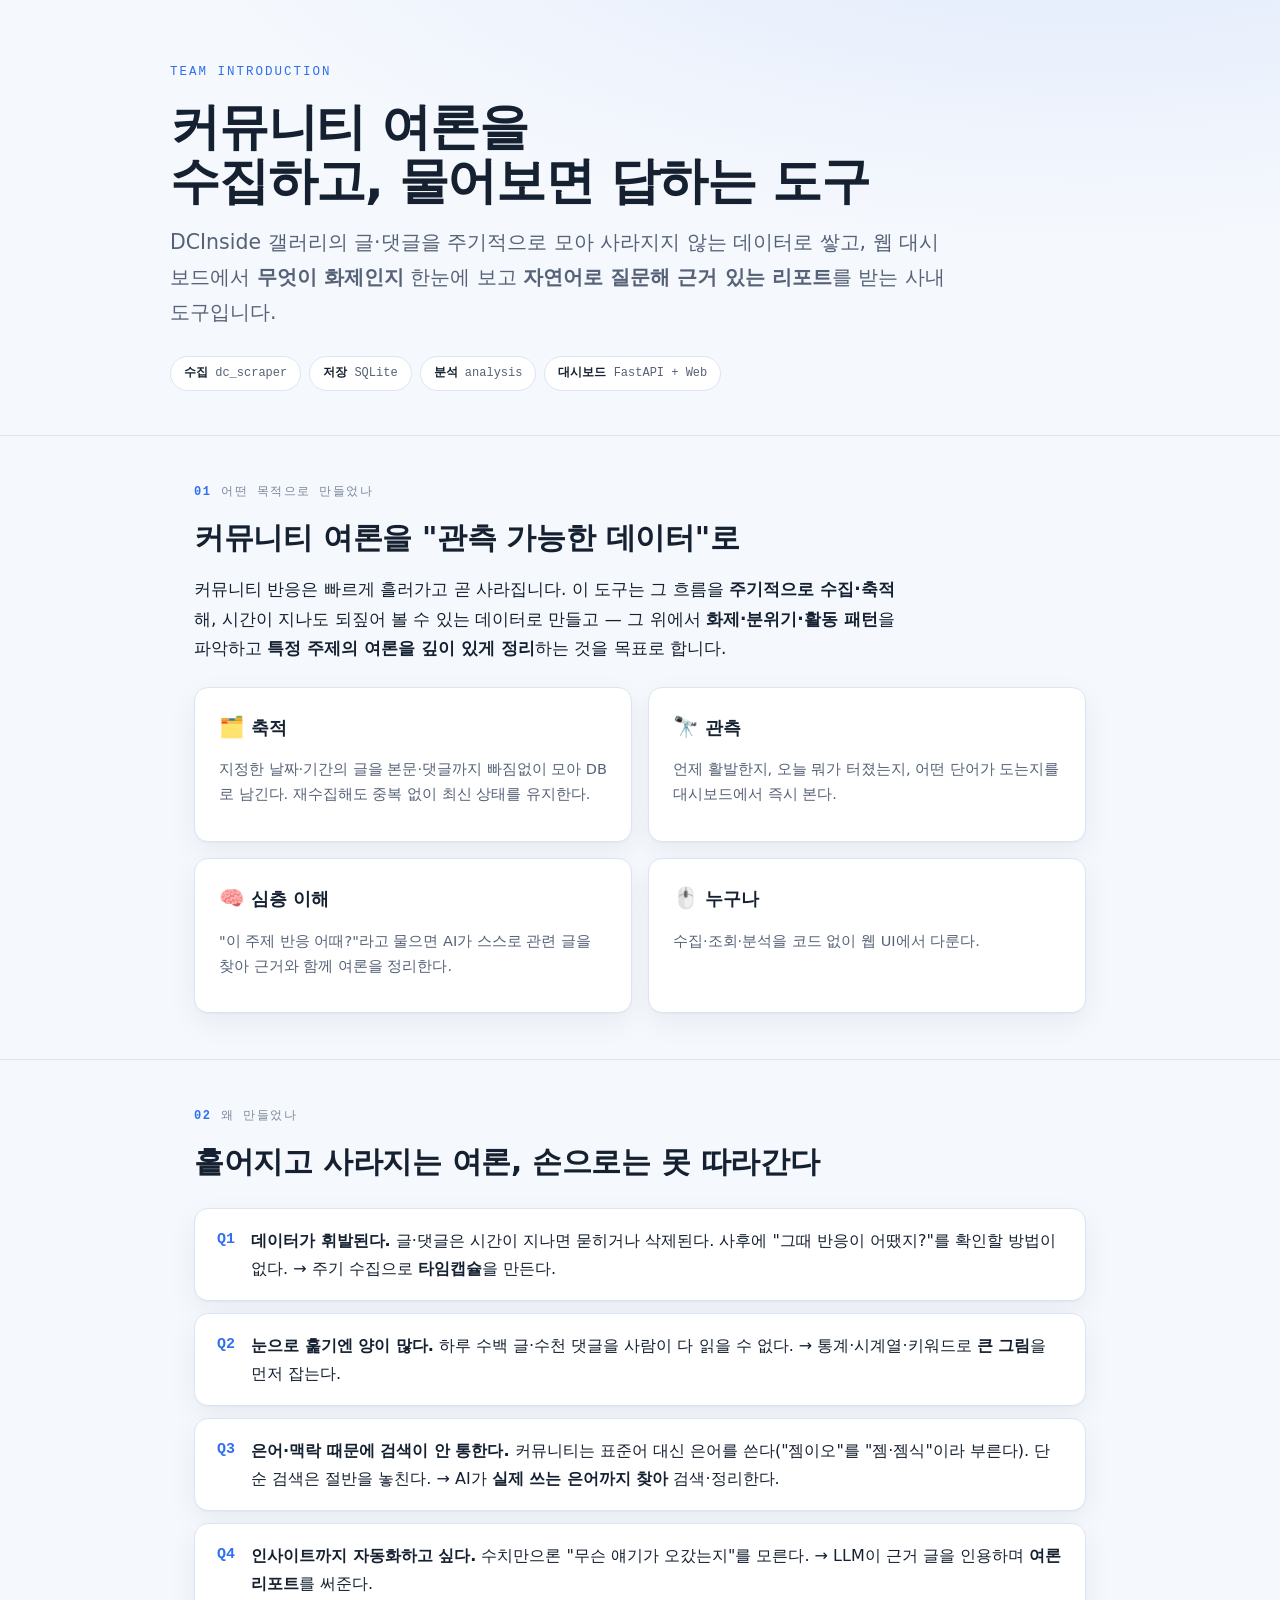
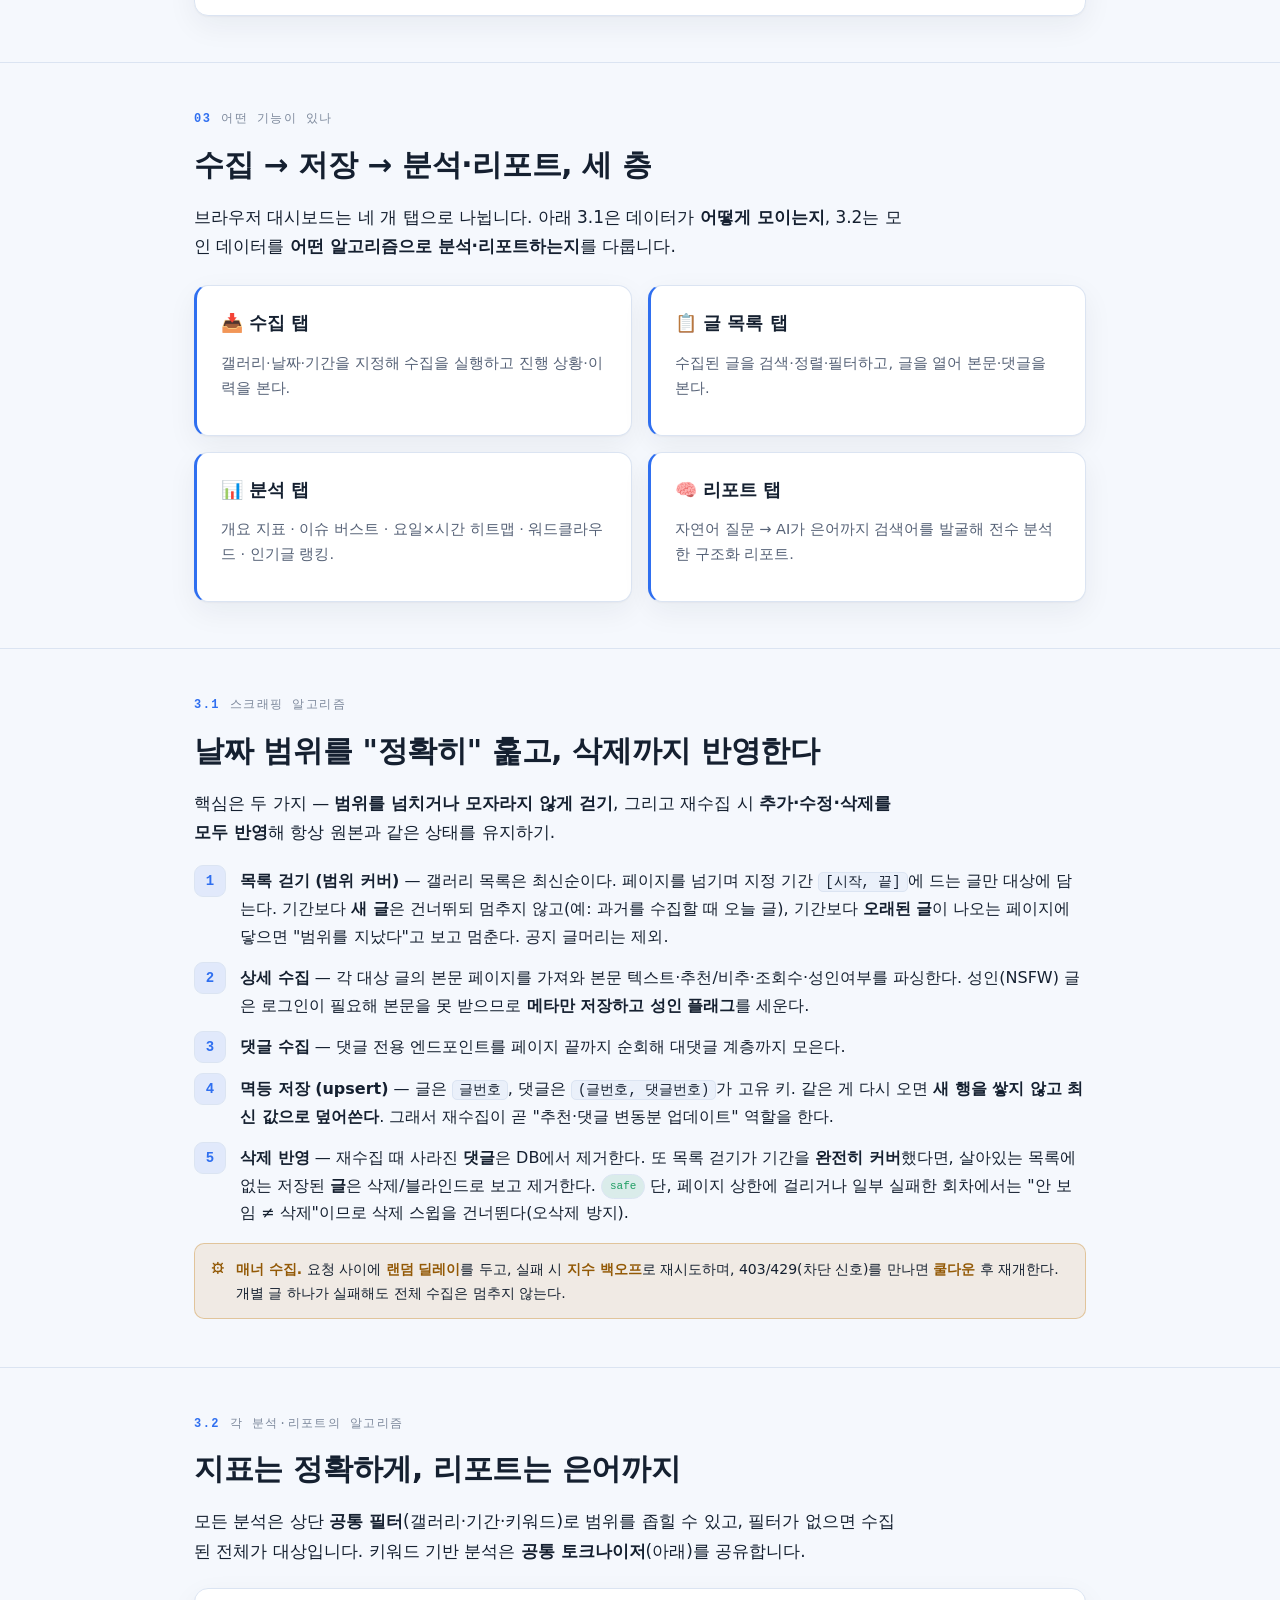
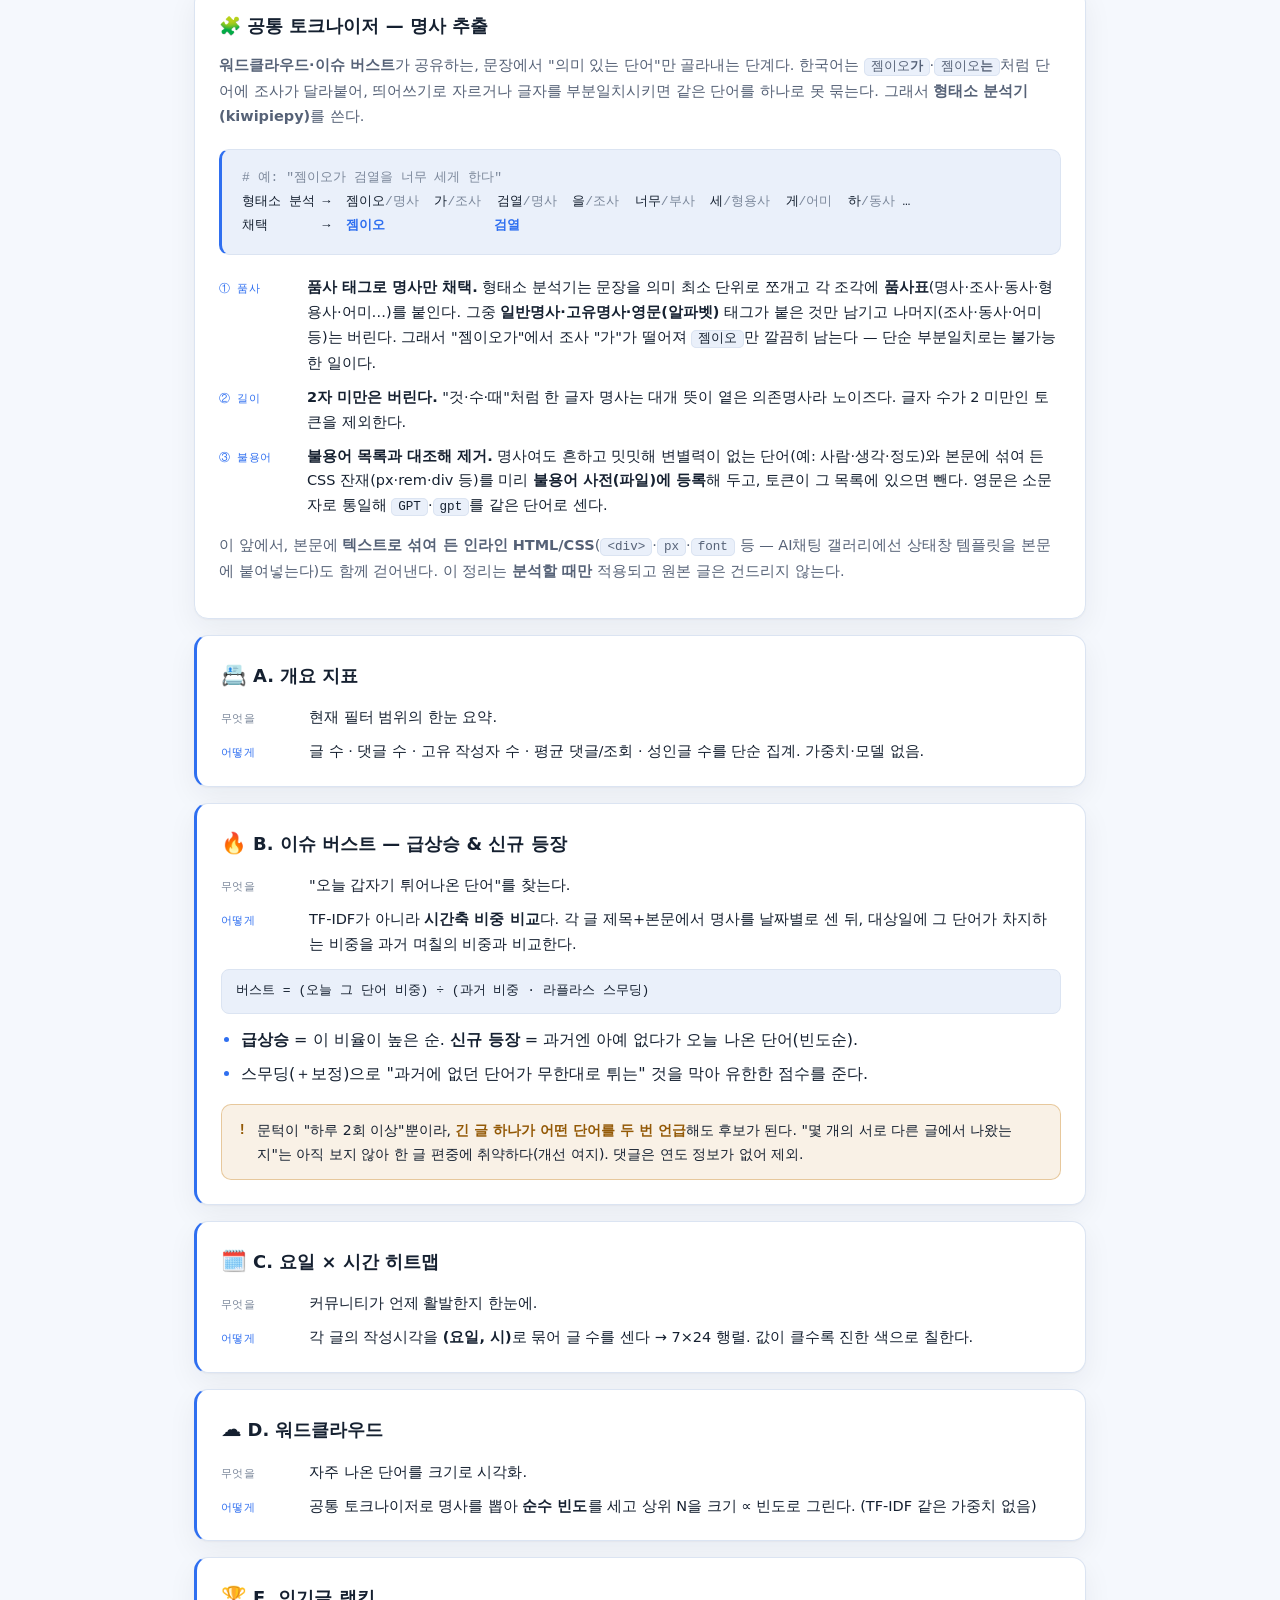
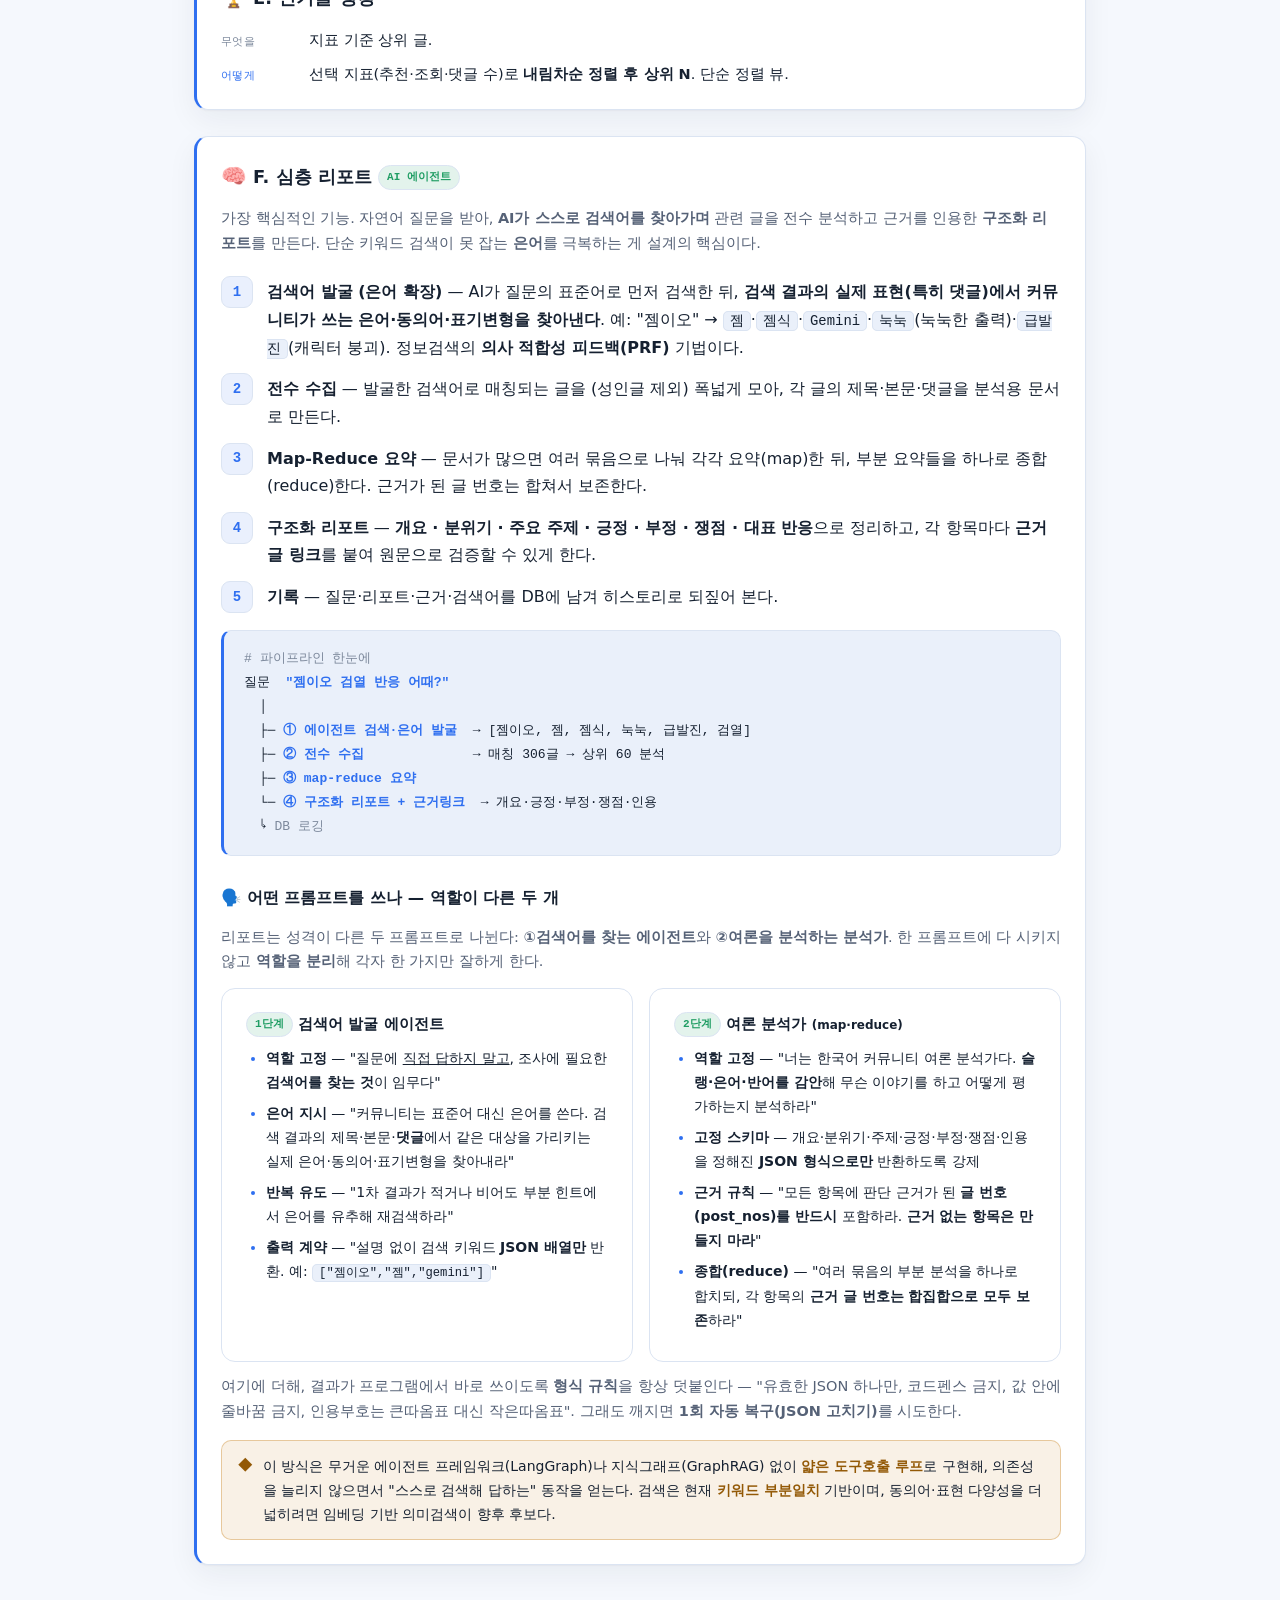
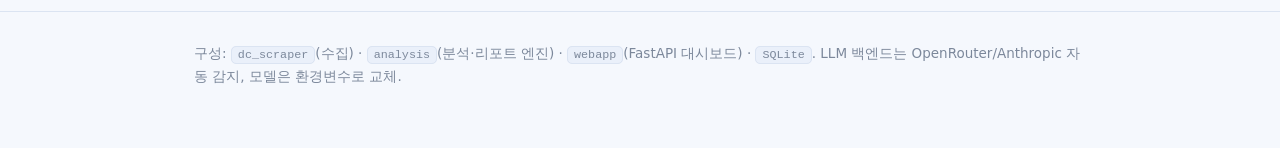
<file: docs/intro.html>
<!DOCTYPE html>
<html lang="ko">
<head>
<meta charset="UTF-8">
<meta name="viewport" content="width=device-width, initial-scale=1.0">
<title>커뮤니티 수집·분석 도구 — 팀 소개서</title>
<style>
  :root {
    --bg: #f5f8fd; --surface: #ffffff; --surface-2: #eaf0fa; --text: #152030;
    --muted: #566277; --faint: #7c889b; --border: #dbe4f2; --accent: #2f6ff0;
    --accent-2: #1f57cc; --accent-soft: rgba(47,111,240,0.10);
    --good: #1f9d63; --good-soft: rgba(31,157,99,0.12);
    --warn-bg: rgba(196,120,12,0.10); --warn-border: rgba(196,120,12,0.34); --warn-text: #935906;
    --shadow: 0 1px 2px rgba(20,32,48,.04), 0 10px 30px rgba(20,32,48,.06);
    --sans: "Pretendard", system-ui, -apple-system, "Apple SD Gothic Neo", "Malgun Gothic", "Segoe UI", sans-serif;
    --mono: ui-monospace, "SF Mono", "JetBrains Mono", Menlo, "Cascadia Code", monospace;
  }
  @media (prefers-color-scheme: dark) {
    :root {
      --bg: #0d1422; --surface: #141d30; --surface-2: #1b2740; --text: #e6ecf7;
      --muted: #9aa7bd; --faint: #74809a; --border: #2b3852; --accent: #6ea0ff;
      --accent-2: #8fb6ff; --accent-soft: rgba(76,141,255,0.14);
      --good: #4ade80; --good-soft: rgba(74,222,128,0.14);
      --warn-bg: rgba(240,176,64,0.12); --warn-border: rgba(240,176,64,0.34); --warn-text: #f0b957;
      --shadow: 0 1px 2px rgba(0,0,0,.3), 0 12px 34px rgba(0,0,0,.3);
    }
  }
  :root[data-theme="light"] {
    --bg:#f5f8fd;--surface:#fff;--surface-2:#eaf0fa;--text:#152030;--muted:#566277;--faint:#7c889b;
    --border:#dbe4f2;--accent:#2f6ff0;--accent-2:#1f57cc;--accent-soft:rgba(47,111,240,.10);
    --good:#1f9d63;--good-soft:rgba(31,157,99,.12);
    --warn-bg:rgba(196,120,12,.10);--warn-border:rgba(196,120,12,.34);--warn-text:#935906;
    --shadow:0 1px 2px rgba(20,32,48,.04),0 10px 30px rgba(20,32,48,.06);
  }
  :root[data-theme="dark"] {
    --bg:#0d1422;--surface:#141d30;--surface-2:#1b2740;--text:#e6ecf7;--muted:#9aa7bd;--faint:#74809a;
    --border:#2b3852;--accent:#6ea0ff;--accent-2:#8fb6ff;--accent-soft:rgba(76,141,255,.14);
    --good:#4ade80;--good-soft:rgba(74,222,128,.14);
    --warn-bg:rgba(240,176,64,.12);--warn-border:rgba(240,176,64,.34);--warn-text:#f0b957;
    --shadow:0 1px 2px rgba(0,0,0,.3),0 12px 34px rgba(0,0,0,.3);
  }

  * { box-sizing: border-box; }
  body { margin: 0; background: var(--bg); color: var(--text); font-family: var(--sans);
    line-height: 1.72; font-size: 16px; -webkit-font-smoothing: antialiased; }
  a { color: var(--accent); text-decoration: none; }
  a:hover { text-decoration: underline; }
  :focus-visible { outline: 2px solid var(--accent); outline-offset: 3px; border-radius: 4px; }
  .wrap { max-width: 940px; margin: 0 auto; padding: 0 24px; }
  h2 { font-size: clamp(1.4rem, 3vw, 1.85rem); letter-spacing: -.01em; margin: 0; font-weight: 730; text-wrap: balance; }
  h3 { font-size: 1.12rem; margin: 0 0 6px; font-weight: 680; }
  p { margin: 12px 0; }
  code { font-family: var(--mono); font-size: .87em; background: var(--surface-2);
    border: 1px solid var(--border); border-radius: 5px; padding: 1px 6px; }

  /* hero */
  header.hero { border-bottom: 1px solid var(--border);
    background: radial-gradient(115% 130% at 85% -25%, var(--accent-soft), transparent 62%); }
  .hero-in { padding: 62px 0 44px; }
  .kicker { font-family: var(--mono); font-size: 12.5px; letter-spacing: .16em; text-transform: uppercase;
    color: var(--accent); margin: 0 0 16px; }
  h1 { font-size: clamp(2rem, 5.2vw, 3.1rem); line-height: 1.1; letter-spacing: -.025em;
    margin: 0 0 16px; font-weight: 780; text-wrap: balance; }
  .tagline { font-size: clamp(1.05rem, 2.2vw, 1.28rem); color: var(--muted); max-width: 60ch; margin: 0; }
  .pipes { display: flex; flex-wrap: wrap; gap: 8px; margin-top: 26px; }
  .pipe { font-family: var(--mono); font-size: 12px; color: var(--muted); background: var(--surface);
    border: 1px solid var(--border); border-radius: 999px; padding: 6px 13px; }
  .pipe b { color: var(--text); }

  /* section rhythm */
  section { padding: 46px 0; border-bottom: 1px solid var(--border); }
  .sec-tag { font-family: var(--mono); font-size: 12px; letter-spacing: .12em; text-transform: uppercase;
    color: var(--faint); margin: 0 0 10px; display: flex; align-items: center; gap: 10px; }
  .sec-tag .num { color: var(--accent); font-weight: 700; }
  .lead { font-size: 1.06rem; color: var(--text); max-width: 66ch; }

  /* cards / grid */
  .grid { display: grid; gap: 16px; margin-top: 24px; }
  .g2 { grid-template-columns: 1fr 1fr; }
  .card { background: var(--surface); border: 1px solid var(--border); border-radius: 14px;
    padding: 22px 24px; box-shadow: var(--shadow); }
  .card.accent { border-left: 3px solid var(--accent); }
  .card h3 .em { font-size: 1.15em; margin-right: 6px; }
  .why { display: grid; gap: 12px; margin-top: 20px; }
  .why .card { display: flex; gap: 16px; align-items: flex-start; padding: 18px 22px; }
  .why .q { font-family: var(--mono); color: var(--accent); font-weight: 700; flex: none; font-size: 15px; }

  /* labelled mini-structure inside analysis cards */
  .mini { margin-top: 12px; display: grid; gap: 9px; }
  .mini .row { display: grid; grid-template-columns: 76px 1fr; gap: 12px; align-items: baseline; }
  .mini .k { font-family: var(--mono); font-size: 11px; letter-spacing: .04em; text-transform: uppercase;
    color: var(--faint); padding-top: 2px; }
  .mini .k.how { color: var(--accent); }
  .mini .v { font-size: 14.5px; color: var(--text); }
  .mini .v.muted { color: var(--muted); }

  /* pipeline */
  pre.flow { font-family: var(--mono); font-size: 13px; line-height: 1.85; background: var(--surface-2);
    border: 1px solid var(--border); border-left: 3px solid var(--accent); border-radius: 10px;
    padding: 16px 20px; margin: 20px 0; overflow-x: auto; color: var(--text); }
  pre.flow .c { color: var(--faint); }
  pre.flow .h { color: var(--accent); font-weight: 600; }

  /* formula chip */
  .formula { font-family: var(--mono); font-size: 13px; background: var(--surface-2);
    border: 1px solid var(--border); border-radius: 8px; padding: 10px 14px; margin: 12px 0; overflow-x: auto; }

  .callout { display: flex; gap: 11px; margin: 16px 0 2px; padding: 13px 16px; font-size: 14px;
    background: var(--warn-bg); border: 1px solid var(--warn-border); border-radius: 10px; }
  .callout .i { color: var(--warn-text); font-weight: 700; font-family: var(--mono); flex: none; }
  .callout b { color: var(--warn-text); }

  ul.clean { margin: 12px 0 0; padding-left: 20px; }
  ul.clean li { margin: 7px 0; }
  ul.clean li::marker { color: var(--accent); }

  .steps { list-style: none; counter-reset: s; margin: 20px 0 0; padding: 0; display: grid; gap: 14px; }
  .steps > li { counter-increment: s; position: relative; padding-left: 46px; }
  .steps > li::before { content: counter(s); position: absolute; left: 0; top: -2px; width: 30px; height: 30px;
    border-radius: 9px; display: grid; place-items: center; font-family: var(--mono); font-weight: 700; font-size: 14px;
    color: var(--accent); background: var(--accent-soft); border: 1px solid var(--border); }
  .steps b { font-weight: 660; }

  .tag { display: inline-block; font-family: var(--mono); font-size: 11px; padding: 2px 8px; border-radius: 999px;
    background: var(--good-soft); color: var(--good); border: 1px solid var(--border); vertical-align: middle; }

  footer { padding: 30px 0 64px; color: var(--faint); font-size: 13.5px; }

  @media (max-width: 720px) {
    .g2 { grid-template-columns: 1fr; }
    .mini .row { grid-template-columns: 60px 1fr; }
  }
  @media (prefers-reduced-motion: no-preference) {
    section, .hero-in { animation: rise .5s cubic-bezier(.2,.7,.3,1) both; }
    @keyframes rise { from { opacity: 0; transform: translateY(9px); } to { opacity: 1; transform: none; } }
  }
</style>
</head>
<body>
<header class="hero">
  <div class="wrap hero-in">
    <p class="kicker">Team Introduction</p>
    <h1>커뮤니티 여론을<br>수집하고, 물어보면 답하는 도구</h1>
    <p class="tagline">DCInside 갤러리의 글·댓글을 주기적으로 모아 사라지지 않는 데이터로 쌓고, 웹 대시보드에서 <b>무엇이 화제인지</b> 한눈에 보고 <b>자연어로 질문해 근거 있는 리포트</b>를 받는 사내 도구입니다.</p>
    <div class="pipes">
      <span class="pipe"><b>수집</b> dc_scraper</span>
      <span class="pipe"><b>저장</b> SQLite</span>
      <span class="pipe"><b>분석</b> analysis</span>
      <span class="pipe"><b>대시보드</b> FastAPI + Web</span>
    </div>
  </div>
</header>

<main>
  <!-- 1. 목적 -->
  <section><div class="wrap">
    <p class="sec-tag"><span class="num">01</span> 어떤 목적으로 만들었나</p>
    <h2>커뮤니티 여론을 "관측 가능한 데이터"로</h2>
    <p class="lead">커뮤니티 반응은 빠르게 흘러가고 곧 사라집니다. 이 도구는 그 흐름을 <b>주기적으로 수집·축적</b>해, 시간이 지나도 되짚어 볼 수 있는 데이터로 만들고 — 그 위에서 <b>화제·분위기·활동 패턴</b>을 파악하고 <b>특정 주제의 여론을 깊이 있게 정리</b>하는 것을 목표로 합니다.</p>
    <div class="grid g2">
      <div class="card"><h3><span class="em">🗂️</span>축적</h3><p class="mini"><span class="v muted">지정한 날짜·기간의 글을 본문·댓글까지 빠짐없이 모아 DB로 남긴다. 재수집해도 중복 없이 최신 상태를 유지한다.</span></p></div>
      <div class="card"><h3><span class="em">🔭</span>관측</h3><p class="mini"><span class="v muted">언제 활발한지, 오늘 뭐가 터졌는지, 어떤 단어가 도는지를 대시보드에서 즉시 본다.</span></p></div>
      <div class="card"><h3><span class="em">🧠</span>심층 이해</h3><p class="mini"><span class="v muted">"이 주제 반응 어때?"라고 물으면 AI가 스스로 관련 글을 찾아 근거와 함께 여론을 정리한다.</span></p></div>
      <div class="card"><h3><span class="em">🖱️</span>누구나</h3><p class="mini"><span class="v muted">수집·조회·분석을 코드 없이 웹 UI에서 다룬다.</span></p></div>
    </div>
  </div></section>

  <!-- 2. 왜 -->
  <section><div class="wrap">
    <p class="sec-tag"><span class="num">02</span> 왜 만들었나</p>
    <h2>흩어지고 사라지는 여론, 손으로는 못 따라간다</h2>
    <div class="why">
      <div class="card"><span class="q">Q1</span><div><b>데이터가 휘발된다.</b> 글·댓글은 시간이 지나면 묻히거나 삭제된다. 사후에 "그때 반응이 어땠지?"를 확인할 방법이 없다. → 주기 수집으로 <b>타임캡슐</b>을 만든다.</div></div>
      <div class="card"><span class="q">Q2</span><div><b>눈으로 훑기엔 양이 많다.</b> 하루 수백 글·수천 댓글을 사람이 다 읽을 수 없다. → 통계·시계열·키워드로 <b>큰 그림</b>을 먼저 잡는다.</div></div>
      <div class="card"><span class="q">Q3</span><div><b>은어·맥락 때문에 검색이 안 통한다.</b> 커뮤니티는 표준어 대신 은어를 쓴다("젬이오"를 "젬·젬식"이라 부른다). 단순 검색은 절반을 놓친다. → AI가 <b>실제 쓰는 은어까지 찾아</b> 검색·정리한다.</div></div>
      <div class="card"><span class="q">Q4</span><div><b>인사이트까지 자동화하고 싶다.</b> 수치만으론 "무슨 얘기가 오갔는지"를 모른다. → LLM이 근거 글을 인용하며 <b>여론 리포트</b>를 써준다.</div></div>
    </div>
  </div></section>

  <!-- 3. 기능 -->
  <section><div class="wrap">
    <p class="sec-tag"><span class="num">03</span> 어떤 기능이 있나</p>
    <h2>수집 → 저장 → 분석·리포트, 세 층</h2>
    <p class="lead">브라우저 대시보드는 네 개 탭으로 나뉩니다. 아래 3.1은 데이터가 <b>어떻게 모이는지</b>, 3.2는 모인 데이터를 <b>어떤 알고리즘으로 분석·리포트하는지</b>를 다룹니다.</p>
    <div class="grid g2">
      <div class="card accent"><h3>📥 수집 탭</h3><p class="mini"><span class="v muted">갤러리·날짜·기간을 지정해 수집을 실행하고 진행 상황·이력을 본다.</span></p></div>
      <div class="card accent"><h3>📋 글 목록 탭</h3><p class="mini"><span class="v muted">수집된 글을 검색·정렬·필터하고, 글을 열어 본문·댓글을 본다.</span></p></div>
      <div class="card accent"><h3>📊 분석 탭</h3><p class="mini"><span class="v muted">개요 지표 · 이슈 버스트 · 요일×시간 히트맵 · 워드클라우드 · 인기글 랭킹.</span></p></div>
      <div class="card accent"><h3>🧠 리포트 탭</h3><p class="mini"><span class="v muted">자연어 질문 → AI가 은어까지 검색어를 발굴해 전수 분석한 구조화 리포트.</span></p></div>
    </div>
  </div></section>

  <!-- 3.1 스크래핑 -->
  <section><div class="wrap">
    <p class="sec-tag"><span class="num">3.1</span> 스크래핑 알고리즘</p>
    <h2>날짜 범위를 "정확히" 훑고, 삭제까지 반영한다</h2>
    <p class="lead">핵심은 두 가지 — <b>범위를 넘치거나 모자라지 않게 걷기</b>, 그리고 재수집 시 <b>추가·수정·삭제를 모두 반영</b>해 항상 원본과 같은 상태를 유지하기.</p>

    <ol class="steps">
      <li><b>목록 걷기 (범위 커버)</b> — 갤러리 목록은 최신순이다. 페이지를 넘기며 지정 기간 <code>[시작, 끝]</code>에 드는 글만 대상에 담는다. 기간보다 <b>새 글</b>은 건너뛰되 멈추지 않고(예: 과거를 수집할 때 오늘 글), 기간보다 <b>오래된 글</b>이 나오는 페이지에 닿으면 "범위를 지났다"고 보고 멈춘다. 공지 글머리는 제외.</li>
      <li><b>상세 수집</b> — 각 대상 글의 본문 페이지를 가져와 본문 텍스트·추천/비추·조회수·성인여부를 파싱한다. 성인(NSFW) 글은 로그인이 필요해 본문을 못 받으므로 <b>메타만 저장하고 성인 플래그</b>를 세운다.</li>
      <li><b>댓글 수집</b> — 댓글 전용 엔드포인트를 페이지 끝까지 순회해 대댓글 계층까지 모은다.</li>
      <li><b>멱등 저장 (upsert)</b> — 글은 <code>글번호</code>, 댓글은 <code>(글번호, 댓글번호)</code>가 고유 키. 같은 게 다시 오면 <b>새 행을 쌓지 않고 최신 값으로 덮어쓴다</b>. 그래서 재수집이 곧 "추천·댓글 변동분 업데이트" 역할을 한다.</li>
      <li><b>삭제 반영</b> — 재수집 때 사라진 <b>댓글</b>은 DB에서 제거한다. 또 목록 걷기가 기간을 <b>완전히 커버</b>했다면, 살아있는 목록에 없는 저장된 <b>글</b>은 삭제/블라인드로 보고 제거한다. <span class="tag">safe</span> 단, 페이지 상한에 걸리거나 일부 실패한 회차에서는 "안 보임 ≠ 삭제"이므로 삭제 스윕을 건너뛴다(오삭제 방지).</li>
    </ol>

    <div class="callout"><span class="i">⚙</span><div><b>매너 수집.</b> 요청 사이에 <b>랜덤 딜레이</b>를 두고, 실패 시 <b>지수 백오프</b>로 재시도하며, 403/429(차단 신호)를 만나면 <b>쿨다운</b> 후 재개한다. 개별 글 하나가 실패해도 전체 수집은 멈추지 않는다.</div></div>
  </div></section>

  <!-- 3.2 분석별 -->
  <section><div class="wrap">
    <p class="sec-tag"><span class="num">3.2</span> 각 분석·리포트의 알고리즘</p>
    <h2>지표는 정확하게, 리포트는 은어까지</h2>
    <p class="lead">모든 분석은 상단 <b>공통 필터</b>(갤러리·기간·키워드)로 범위를 좁힐 수 있고, 필터가 없으면 수집된 전체가 대상입니다. 키워드 기반 분석은 <b>공통 토크나이저</b>(아래)를 공유합니다.</p>

    <div class="card" style="margin-top:22px">
      <h3>🧩 공통 토크나이저 — 명사 추출</h3>
      <p class="mini"><span class="v muted"><b>워드클라우드·이슈 버스트</b>가 공유하는, 문장에서 "의미 있는 단어"만 골라내는 단계다. 한국어는 <code>젬이오<b>가</b></code>·<code>젬이오<b>는</b></code>처럼 단어에 조사가 달라붙어, 띄어쓰기로 자르거나 글자를 부분일치시키면 같은 단어를 하나로 못 묶는다. 그래서 <b>형태소 분석기(kiwipiepy)</b>를 쓴다.</span></p>

      <pre class="flow"><span class="c"># 예: "젬이오가 검열을 너무 세게 한다"</span>
형태소 분석 →  젬이오<span class="c">/명사</span>  가<span class="c">/조사</span>  검열<span class="c">/명사</span>  을<span class="c">/조사</span>  너무<span class="c">/부사</span>  세<span class="c">/형용사</span>  게<span class="c">/어미</span>  하<span class="c">/동사</span> …
채택       →  <span class="h">젬이오</span>              <span class="h">검열</span></pre>

      <div class="mini">
        <div class="row"><span class="k how">① 품사</span><span class="v"><b>품사 태그로 명사만 채택.</b> 형태소 분석기는 문장을 의미 최소 단위로 쪼개고 각 조각에 <b>품사표</b>(명사·조사·동사·형용사·어미…)를 붙인다. 그중 <b>일반명사·고유명사·영문(알파벳)</b> 태그가 붙은 것만 남기고 나머지(조사·동사·어미 등)는 버린다. 그래서 "젬이오가"에서 조사 "가"가 떨어져 <code>젬이오</code>만 깔끔히 남는다 — 단순 부분일치로는 불가능한 일이다.</span></div>
        <div class="row"><span class="k how">② 길이</span><span class="v"><b>2자 미만은 버린다.</b> "것·수·때"처럼 한 글자 명사는 대개 뜻이 옅은 의존명사라 노이즈다. 글자 수가 2 미만인 토큰을 제외한다.</span></div>
        <div class="row"><span class="k how">③ 불용어</span><span class="v"><b>불용어 목록과 대조해 제거.</b> 명사여도 흔하고 밋밋해 변별력이 없는 단어(예: 사람·생각·정도)와 본문에 섞여 든 CSS 잔재(px·rem·div 등)를 미리 <b>불용어 사전(파일)에 등록</b>해 두고, 토큰이 그 목록에 있으면 뺀다. 영문은 소문자로 통일해 <code>GPT</code>·<code>gpt</code>를 같은 단어로 센다.</span></div>
      </div>
      <p class="mini" style="margin-top:14px"><span class="v muted">이 앞에서, 본문에 <b>텍스트로 섞여 든 인라인 HTML/CSS</b>(<code>&lt;div&gt;</code>·<code>px</code>·<code>font</code> 등 — AI채팅 갤러리에선 상태창 템플릿을 본문에 붙여넣는다)도 함께 걷어낸다. 이 정리는 <b>분석할 때만</b> 적용되고 원본 글은 건드리지 않는다.</span></p>
    </div>

    <!-- A -->
    <div class="card accent" style="margin-top:16px">
      <h3><span class="em">📇</span>A. 개요 지표</h3>
      <div class="mini">
        <div class="row"><span class="k">무엇을</span><span class="v">현재 필터 범위의 한눈 요약.</span></div>
        <div class="row"><span class="k how">어떻게</span><span class="v">글 수 · 댓글 수 · 고유 작성자 수 · 평균 댓글/조회 · 성인글 수를 단순 집계. 가중치·모델 없음.</span></div>
      </div>
    </div>

    <!-- B -->
    <div class="card accent" style="margin-top:16px">
      <h3><span class="em">🔥</span>B. 이슈 버스트 — 급상승 &amp; 신규 등장</h3>
      <div class="mini">
        <div class="row"><span class="k">무엇을</span><span class="v">"오늘 갑자기 튀어나온 단어"를 찾는다.</span></div>
        <div class="row"><span class="k how">어떻게</span><span class="v">TF-IDF가 아니라 <b>시간축 비중 비교</b>다. 각 글 제목+본문에서 명사를 날짜별로 센 뒤, 대상일에 그 단어가 차지하는 비중을 과거 며칠의 비중과 비교한다.</span></div>
      </div>
      <div class="formula">버스트 = (오늘 그 단어 비중) ÷ (과거 비중 · 라플라스 스무딩)</div>
      <ul class="clean">
        <li><b>급상승</b> = 이 비율이 높은 순.  <b>신규 등장</b> = 과거엔 아예 없다가 오늘 나온 단어(빈도순).</li>
        <li>스무딩(＋보정)으로 "과거에 없던 단어가 무한대로 튀는" 것을 막아 유한한 점수를 준다.</li>
      </ul>
      <div class="callout"><span class="i">!</span><div>문턱이 "하루 2회 이상"뿐이라, <b>긴 글 하나가 어떤 단어를 두 번 언급</b>해도 후보가 된다. "몇 개의 서로 다른 글에서 나왔는지"는 아직 보지 않아 한 글 편중에 취약하다(개선 여지). 댓글은 연도 정보가 없어 제외.</div></div>
    </div>

    <!-- C -->
    <div class="card accent" style="margin-top:16px">
      <h3><span class="em">🗓️</span>C. 요일 × 시간 히트맵</h3>
      <div class="mini">
        <div class="row"><span class="k">무엇을</span><span class="v">커뮤니티가 언제 활발한지 한눈에.</span></div>
        <div class="row"><span class="k how">어떻게</span><span class="v">각 글의 작성시각을 <b>(요일, 시)</b>로 묶어 글 수를 센다 → 7×24 행렬. 값이 클수록 진한 색으로 칠한다.</span></div>
      </div>
    </div>

    <!-- D -->
    <div class="card accent" style="margin-top:16px">
      <h3><span class="em">☁️</span>D. 워드클라우드</h3>
      <div class="mini">
        <div class="row"><span class="k">무엇을</span><span class="v">자주 나온 단어를 크기로 시각화.</span></div>
        <div class="row"><span class="k how">어떻게</span><span class="v">공통 토크나이저로 명사를 뽑아 <b>순수 빈도</b>를 세고 상위 N을 크기 ∝ 빈도로 그린다. (TF-IDF 같은 가중치 없음)</span></div>
      </div>
    </div>

    <!-- E -->
    <div class="card accent" style="margin-top:16px">
      <h3><span class="em">🏆</span>E. 인기글 랭킹</h3>
      <div class="mini">
        <div class="row"><span class="k">무엇을</span><span class="v">지표 기준 상위 글.</span></div>
        <div class="row"><span class="k how">어떻게</span><span class="v">선택 지표(추천·조회·댓글 수)로 <b>내림차순 정렬 후 상위 N</b>. 단순 정렬 뷰.</span></div>
      </div>
    </div>

    <!-- F: 심층 리포트 -->
    <div class="card" style="margin-top:26px; border-left:3px solid var(--accent)">
      <h3><span class="em">🧠</span>F. 심층 리포트 <span class="tag">AI 에이전트</span></h3>
      <p class="mini"><span class="v muted">가장 핵심적인 기능. 자연어 질문을 받아, <b>AI가 스스로 검색어를 찾아가며</b> 관련 글을 전수 분석하고 근거를 인용한 <b>구조화 리포트</b>를 만든다. 단순 키워드 검색이 못 잡는 <b>은어</b>를 극복하는 게 설계의 핵심이다.</span></p>

      <ol class="steps" style="margin-top:22px">
        <li><b>검색어 발굴 (은어 확장)</b> — AI가 질문의 표준어로 먼저 검색한 뒤, <b>검색 결과의 실제 표현(특히 댓글)에서 커뮤니티가 쓰는 은어·동의어·표기변형을 찾아낸다</b>. 예: "젬이오" → <code>젬</code>·<code>젬식</code>·<code>Gemini</code>·<code>눅눅</code>(눅눅한 출력)·<code>급발진</code>(캐릭터 붕괴). 정보검색의 <b>의사 적합성 피드백(PRF)</b> 기법이다.</li>
        <li><b>전수 수집</b> — 발굴한 검색어로 매칭되는 글을 (성인글 제외) 폭넓게 모아, 각 글의 제목·본문·댓글을 분석용 문서로 만든다.</li>
        <li><b>Map-Reduce 요약</b> — 문서가 많으면 여러 묶음으로 나눠 각각 요약(map)한 뒤, 부분 요약들을 하나로 종합(reduce)한다. 근거가 된 글 번호는 합쳐서 보존한다.</li>
        <li><b>구조화 리포트</b> — <b>개요 · 분위기 · 주요 주제 · 긍정 · 부정 · 쟁점 · 대표 반응</b>으로 정리하고, 각 항목마다 <b>근거 글 링크</b>를 붙여 원문으로 검증할 수 있게 한다.</li>
        <li><b>기록</b> — 질문·리포트·근거·검색어를 DB에 남겨 히스토리로 되짚어 본다.</li>
      </ol>

      <pre class="flow"><span class="c"># 파이프라인 한눈에</span>
질문  <span class="h">"젬이오 검열 반응 어때?"</span>
  │
  ├─ <span class="h">① 에이전트 검색·은어 발굴</span>  → [젬이오, 젬, 젬식, 눅눅, 급발진, 검열]
  ├─ <span class="h">② 전수 수집</span>              → 매칭 306글 → 상위 60 분석
  ├─ <span class="h">③ map-reduce 요약</span>
  └─ <span class="h">④ 구조화 리포트 + 근거링크</span>  → 개요·긍정·부정·쟁점·인용
  ↳ <span class="c">DB 로깅</span></pre>

      <h3 style="margin-top:28px; font-size:1.02rem">🗣️ 어떤 프롬프트를 쓰나 — 역할이 다른 두 개</h3>
      <p class="mini"><span class="v muted">리포트는 성격이 다른 두 프롬프트로 나뉜다: <b>①검색어를 찾는 에이전트</b>와 <b>②여론을 분석하는 분석가</b>. 한 프롬프트에 다 시키지 않고 <b>역할을 분리</b>해 각자 한 가지만 잘하게 한다.</span></p>

      <div class="grid g2" style="margin-top:14px">
        <div class="card" style="box-shadow:none">
          <h3 style="font-size:.96rem"><span class="tag">1단계</span> 검색어 발굴 에이전트</h3>
          <ul class="clean" style="font-size:14px; margin-top:8px">
            <li><b>역할 고정</b> — "질문에 <u>직접 답하지 말고</u>, 조사에 필요한 <b>검색어를 찾는 것</b>이 임무다"</li>
            <li><b>은어 지시</b> — "커뮤니티는 표준어 대신 은어를 쓴다. 검색 결과의 제목·본문·<b>댓글</b>에서 같은 대상을 가리키는 실제 은어·동의어·표기변형을 찾아내라"</li>
            <li><b>반복 유도</b> — "1차 결과가 적거나 비어도 부분 힌트에서 은어를 유추해 재검색하라"</li>
            <li><b>출력 계약</b> — "설명 없이 검색 키워드 <b>JSON 배열만</b> 반환. 예: <code>["젬이오","젬","gemini"]</code>"</li>
          </ul>
        </div>
        <div class="card" style="box-shadow:none">
          <h3 style="font-size:.96rem"><span class="tag">2단계</span> 여론 분석가 <span class="v muted" style="font-size:12px">(map·reduce)</span></h3>
          <ul class="clean" style="font-size:14px; margin-top:8px">
            <li><b>역할 고정</b> — "너는 한국어 커뮤니티 여론 분석가다. <b>슬랭·은어·반어를 감안</b>해 무슨 이야기를 하고 어떻게 평가하는지 분석하라"</li>
            <li><b>고정 스키마</b> — 개요·분위기·주제·긍정·부정·쟁점·인용을 정해진 <b>JSON 형식으로만</b> 반환하도록 강제</li>
            <li><b>근거 규칙</b> — "모든 항목에 판단 근거가 된 <b>글 번호(post_nos)를 반드시</b> 포함하라. <b>근거 없는 항목은 만들지 마라</b>"</li>
            <li><b>종합(reduce)</b> — "여러 묶음의 부분 분석을 하나로 합치되, 각 항목의 <b>근거 글 번호는 합집합으로 모두 보존</b>하라"</li>
          </ul>
        </div>
      </div>
      <p class="mini" style="margin-top:12px"><span class="v muted">여기에 더해, 결과가 프로그램에서 바로 쓰이도록 <b>형식 규칙</b>을 항상 덧붙인다 — "유효한 JSON 하나만, 코드펜스 금지, 값 안에 줄바꿈 금지, 인용부호는 큰따옴표 대신 작은따옴표". 그래도 깨지면 <b>1회 자동 복구(JSON 고치기)</b>를 시도한다.</span></p>

      <div class="callout"><span class="i">◆</span><div>이 방식은 무거운 에이전트 프레임워크(LangGraph)나 지식그래프(GraphRAG) 없이 <b>얇은 도구호출 루프</b>로 구현해, 의존성을 늘리지 않으면서 "스스로 검색해 답하는" 동작을 얻는다. 검색은 현재 <b>키워드 부분일치</b> 기반이며, 동의어·표현 다양성을 더 넓히려면 임베딩 기반 의미검색이 향후 후보다.</div></div>
    </div>
  </div></section>

  <footer><div class="wrap">
    구성: <code>dc_scraper</code>(수집) · <code>analysis</code>(분석·리포트 엔진) · <code>webapp</code>(FastAPI 대시보드) · <code>SQLite</code>. LLM 백엔드는 OpenRouter/Anthropic 자동 감지, 모델은 환경변수로 교체.
  </div></footer>
</main>
</body>
</html>
</file>
